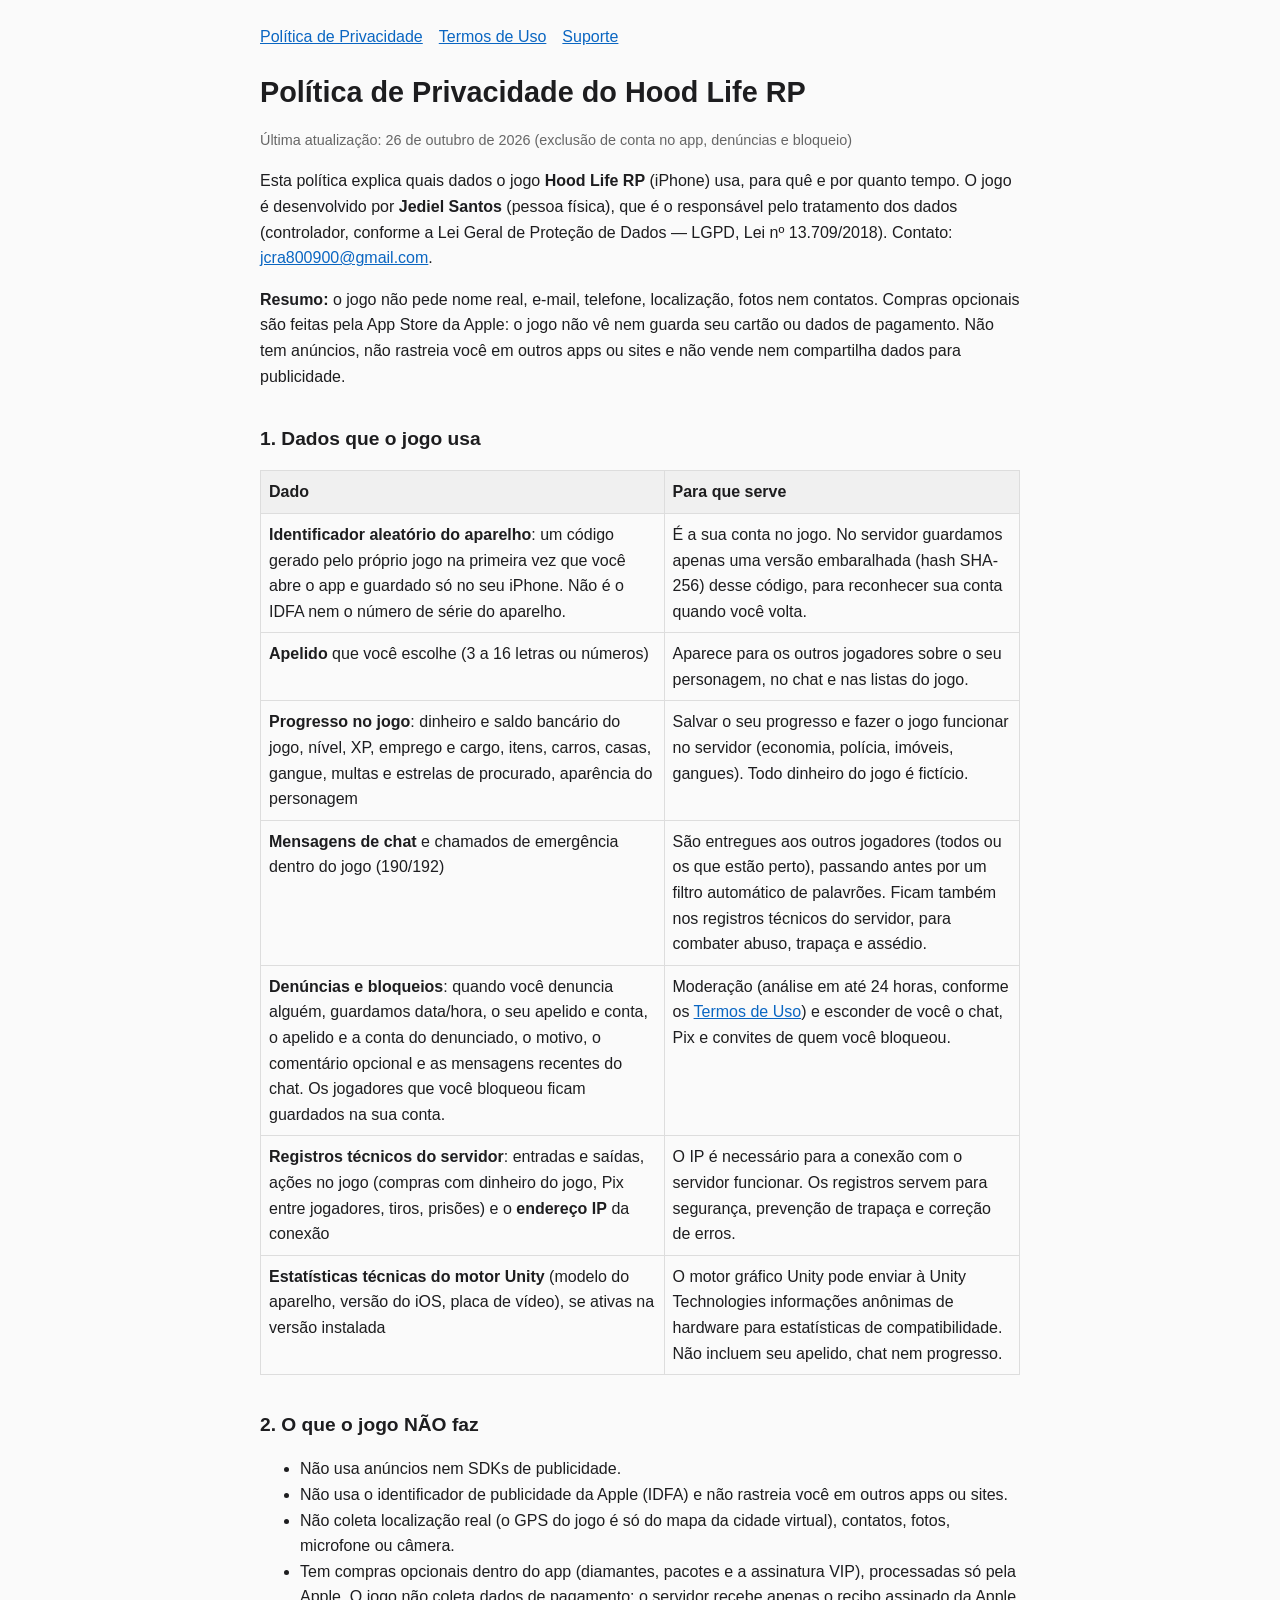
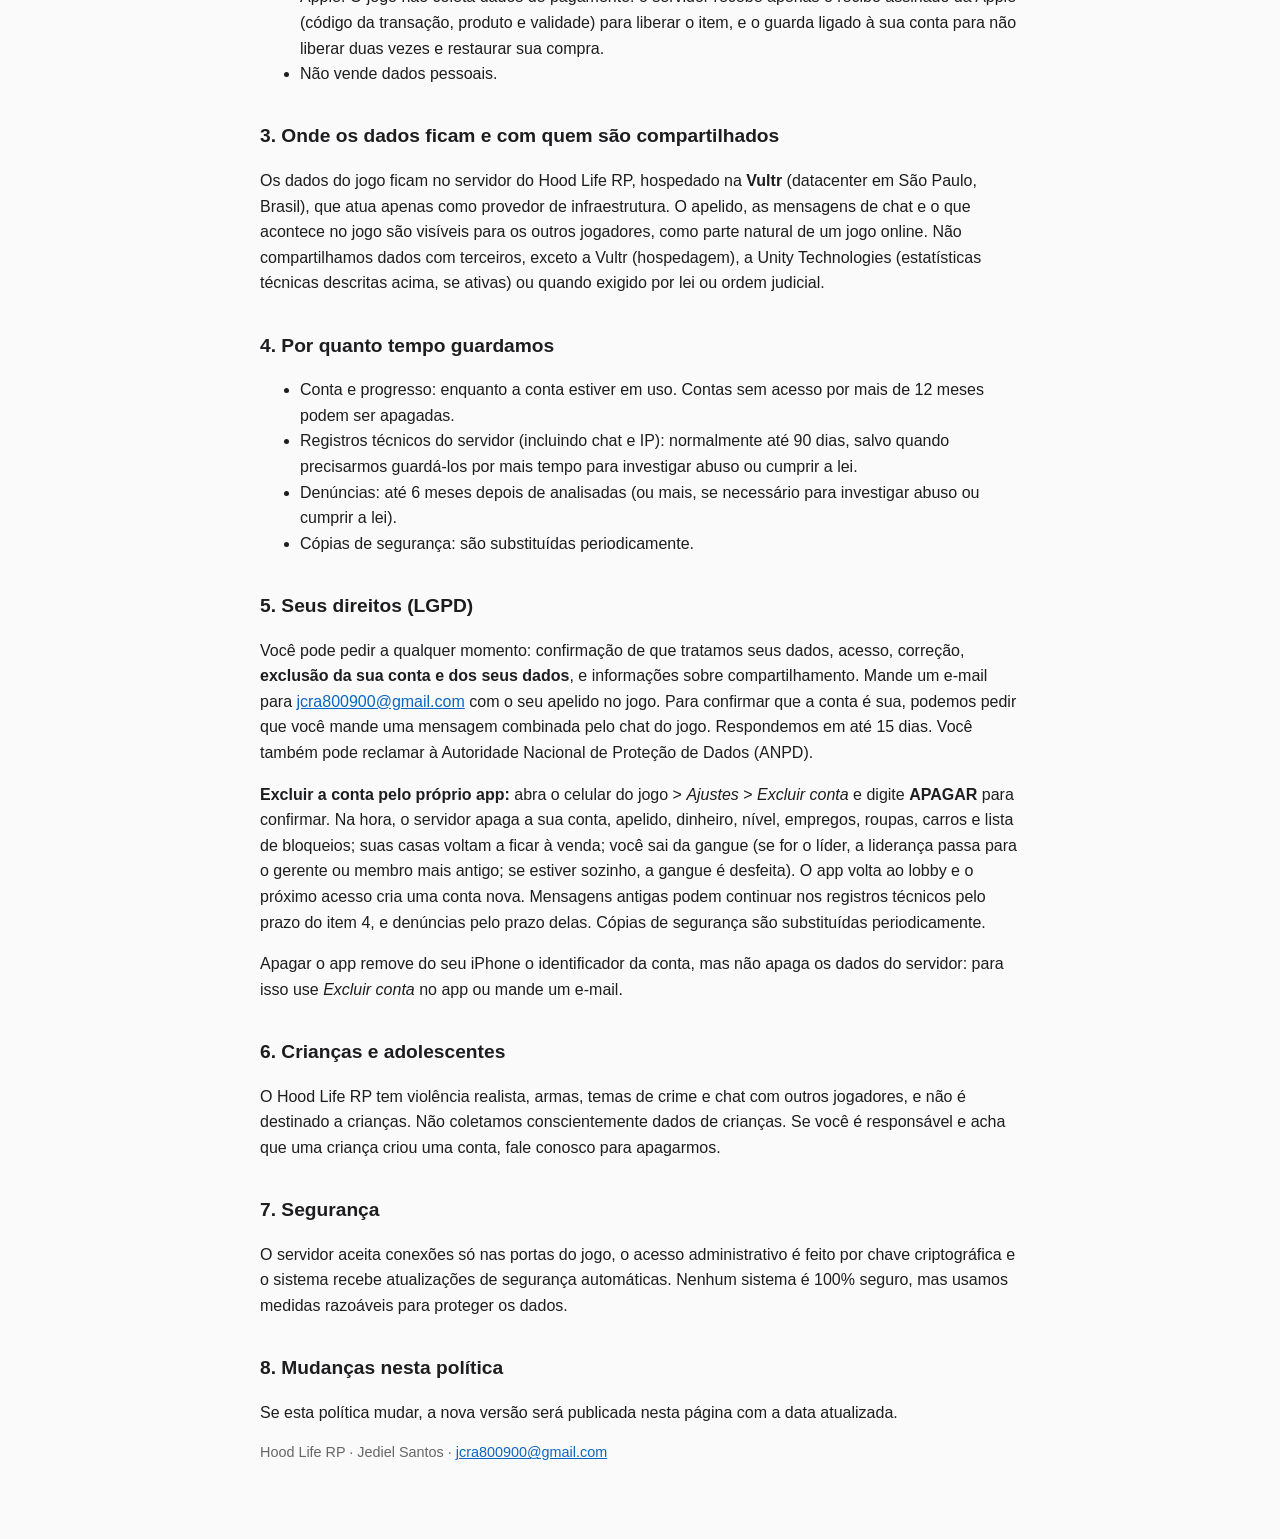
<file: index.html>
<!doctype html>
<html lang="pt-BR"><head><meta charset="utf-8"><meta name="viewport" content="width=device-width,initial-scale=1">
<title>Política de Privacidade — Hood Life RP</title><link rel="stylesheet" href="style.css"></head>
<body>
<nav><a href="./">Política de Privacidade</a><a href="termos.html">Termos de Uso</a><a href="suporte.html">Suporte</a></nav>
<h1>Política de Privacidade do Hood Life RP</h1>
<p class="muted">Última atualização: 26 de outubro de 2026 (exclusão de conta no app, denúncias e bloqueio)</p>

<p>Esta política explica quais dados o jogo <strong>Hood Life RP</strong> (iPhone) usa, para quê e por quanto tempo.
O jogo é desenvolvido por <strong>Jediel Santos</strong> (pessoa física), que é o responsável pelo tratamento dos dados
(controlador, conforme a Lei Geral de Proteção de Dados — LGPD, Lei nº 13.709/2018).
Contato: <a href="mailto:jcra800900@gmail.com">jcra800900@gmail.com</a>.</p>

<p><strong>Resumo:</strong> o jogo não pede nome real, e-mail, telefone, localização, fotos nem contatos. Compras opcionais são feitas pela App Store da Apple: o jogo não vê nem guarda seu cartão ou dados de pagamento.
Não tem anúncios, não rastreia você em outros apps ou sites e não vende nem compartilha dados para publicidade.</p>

<h2>1. Dados que o jogo usa</h2>
<table>
<tr><th>Dado</th><th>Para que serve</th></tr>
<tr><td><strong>Identificador aleatório do aparelho</strong>: um código gerado pelo próprio jogo na primeira vez que você abre o app e guardado só no seu iPhone. Não é o IDFA nem o número de série do aparelho.</td>
<td>É a sua conta no jogo. No servidor guardamos apenas uma versão embaralhada (hash SHA-256) desse código, para reconhecer sua conta quando você volta.</td></tr>
<tr><td><strong>Apelido</strong> que você escolhe (3 a 16 letras ou números)</td><td>Aparece para os outros jogadores sobre o seu personagem, no chat e nas listas do jogo.</td></tr>
<tr><td><strong>Progresso no jogo</strong>: dinheiro e saldo bancário do jogo, nível, XP, emprego e cargo, itens, carros, casas, gangue, multas e estrelas de procurado, aparência do personagem</td>
<td>Salvar o seu progresso e fazer o jogo funcionar no servidor (economia, polícia, imóveis, gangues). Todo dinheiro do jogo é fictício.</td></tr>
<tr><td><strong>Mensagens de chat</strong> e chamados de emergência dentro do jogo (190/192)</td>
<td>São entregues aos outros jogadores (todos ou os que estão perto), passando antes por um filtro automático de palavrões. Ficam também nos registros técnicos do servidor, para combater abuso, trapaça e assédio.</td></tr>
<tr><td><strong>Denúncias e bloqueios</strong>: quando você denuncia alguém, guardamos data/hora, o seu apelido e conta, o apelido e a conta do denunciado, o motivo, o comentário opcional e as mensagens recentes do chat. Os jogadores que você bloqueou ficam guardados na sua conta.</td>
<td>Moderação (análise em até 24 horas, conforme os <a href="termos.html">Termos de Uso</a>) e esconder de você o chat, Pix e convites de quem você bloqueou.</td></tr>
<tr><td><strong>Registros técnicos do servidor</strong>: entradas e saídas, ações no jogo (compras com dinheiro do jogo, Pix entre jogadores, tiros, prisões) e o <strong>endereço IP</strong> da conexão</td>
<td>O IP é necessário para a conexão com o servidor funcionar. Os registros servem para segurança, prevenção de trapaça e correção de erros.</td></tr>
<tr><td><strong>Estatísticas técnicas do motor Unity</strong> (modelo do aparelho, versão do iOS, placa de vídeo), se ativas na versão instalada</td>
<td>O motor gráfico Unity pode enviar à Unity Technologies informações anônimas de hardware para estatísticas de compatibilidade. Não incluem seu apelido, chat nem progresso.</td></tr>
</table>

<h2>2. O que o jogo NÃO faz</h2>
<ul>
<li>Não usa anúncios nem SDKs de publicidade.</li>
<li>Não usa o identificador de publicidade da Apple (IDFA) e não rastreia você em outros apps ou sites.</li>
<li>Não coleta localização real (o GPS do jogo é só do mapa da cidade virtual), contatos, fotos, microfone ou câmera.</li>
<li>Tem compras opcionais dentro do app (diamantes, pacotes e a assinatura VIP), processadas só pela Apple. O jogo não coleta dados de pagamento: o servidor recebe apenas o recibo assinado da Apple (código da transação, produto e validade) para liberar o item, e o guarda ligado à sua conta para não liberar duas vezes e restaurar sua compra.</li>
<li>Não vende dados pessoais.</li>
</ul>

<h2>3. Onde os dados ficam e com quem são compartilhados</h2>
<p>Os dados do jogo ficam no servidor do Hood Life RP, hospedado na <strong>Vultr</strong> (datacenter em São Paulo, Brasil), que atua apenas como provedor de infraestrutura.
O apelido, as mensagens de chat e o que acontece no jogo são visíveis para os outros jogadores, como parte natural de um jogo online.
Não compartilhamos dados com terceiros, exceto a Vultr (hospedagem), a Unity Technologies (estatísticas técnicas descritas acima, se ativas) ou quando exigido por lei ou ordem judicial.</p>

<h2>4. Por quanto tempo guardamos</h2>
<ul>
<li>Conta e progresso: enquanto a conta estiver em uso. Contas sem acesso por mais de 12 meses podem ser apagadas.</li>
<li>Registros técnicos do servidor (incluindo chat e IP): normalmente até 90 dias, salvo quando precisarmos guardá-los por mais tempo para investigar abuso ou cumprir a lei.</li>
<li>Denúncias: até 6 meses depois de analisadas (ou mais, se necessário para investigar abuso ou cumprir a lei).</li>
<li>Cópias de segurança: são substituídas periodicamente.</li>
</ul>

<h2>5. Seus direitos (LGPD)</h2>
<p>Você pode pedir a qualquer momento: confirmação de que tratamos seus dados, acesso, correção, <strong>exclusão da sua conta e dos seus dados</strong>, e informações sobre compartilhamento.
Mande um e-mail para <a href="mailto:jcra800900@gmail.com">jcra800900@gmail.com</a> com o seu apelido no jogo. Para confirmar que a conta é sua, podemos pedir que você mande uma mensagem combinada pelo chat do jogo.
Respondemos em até 15 dias. Você também pode reclamar à Autoridade Nacional de Proteção de Dados (ANPD).</p>
<p><strong>Excluir a conta pelo próprio app:</strong> abra o celular do jogo &gt; <em>Ajustes</em> &gt; <em>Excluir conta</em> e digite <strong>APAGAR</strong> para confirmar.
Na hora, o servidor apaga a sua conta, apelido, dinheiro, nível, empregos, roupas, carros e lista de bloqueios; suas casas voltam a ficar à venda;
você sai da gangue (se for o líder, a liderança passa para o gerente ou membro mais antigo; se estiver sozinho, a gangue é desfeita).
O app volta ao lobby e o próximo acesso cria uma conta nova. Mensagens antigas podem continuar nos registros técnicos pelo prazo do item 4, e denúncias pelo prazo delas.
Cópias de segurança são substituídas periodicamente.</p>
<p>Apagar o app remove do seu iPhone o identificador da conta, mas não apaga os dados do servidor: para isso use <em>Excluir conta</em> no app ou mande um e-mail.</p>

<h2>6. Crianças e adolescentes</h2>
<p>O Hood Life RP tem violência realista, armas, temas de crime e chat com outros jogadores, e não é destinado a crianças.
Não coletamos conscientemente dados de crianças. Se você é responsável e acha que uma criança criou uma conta, fale conosco para apagarmos.</p>

<h2>7. Segurança</h2>
<p>O servidor aceita conexões só nas portas do jogo, o acesso administrativo é feito por chave criptográfica e o sistema recebe atualizações de segurança automáticas.
Nenhum sistema é 100% seguro, mas usamos medidas razoáveis para proteger os dados.</p>

<h2>8. Mudanças nesta política</h2>
<p>Se esta política mudar, a nova versão será publicada nesta página com a data atualizada.</p>

<p class="muted">Hood Life RP · Jediel Santos · <a href="mailto:jcra800900@gmail.com">jcra800900@gmail.com</a></p>
</body></html>
</file>
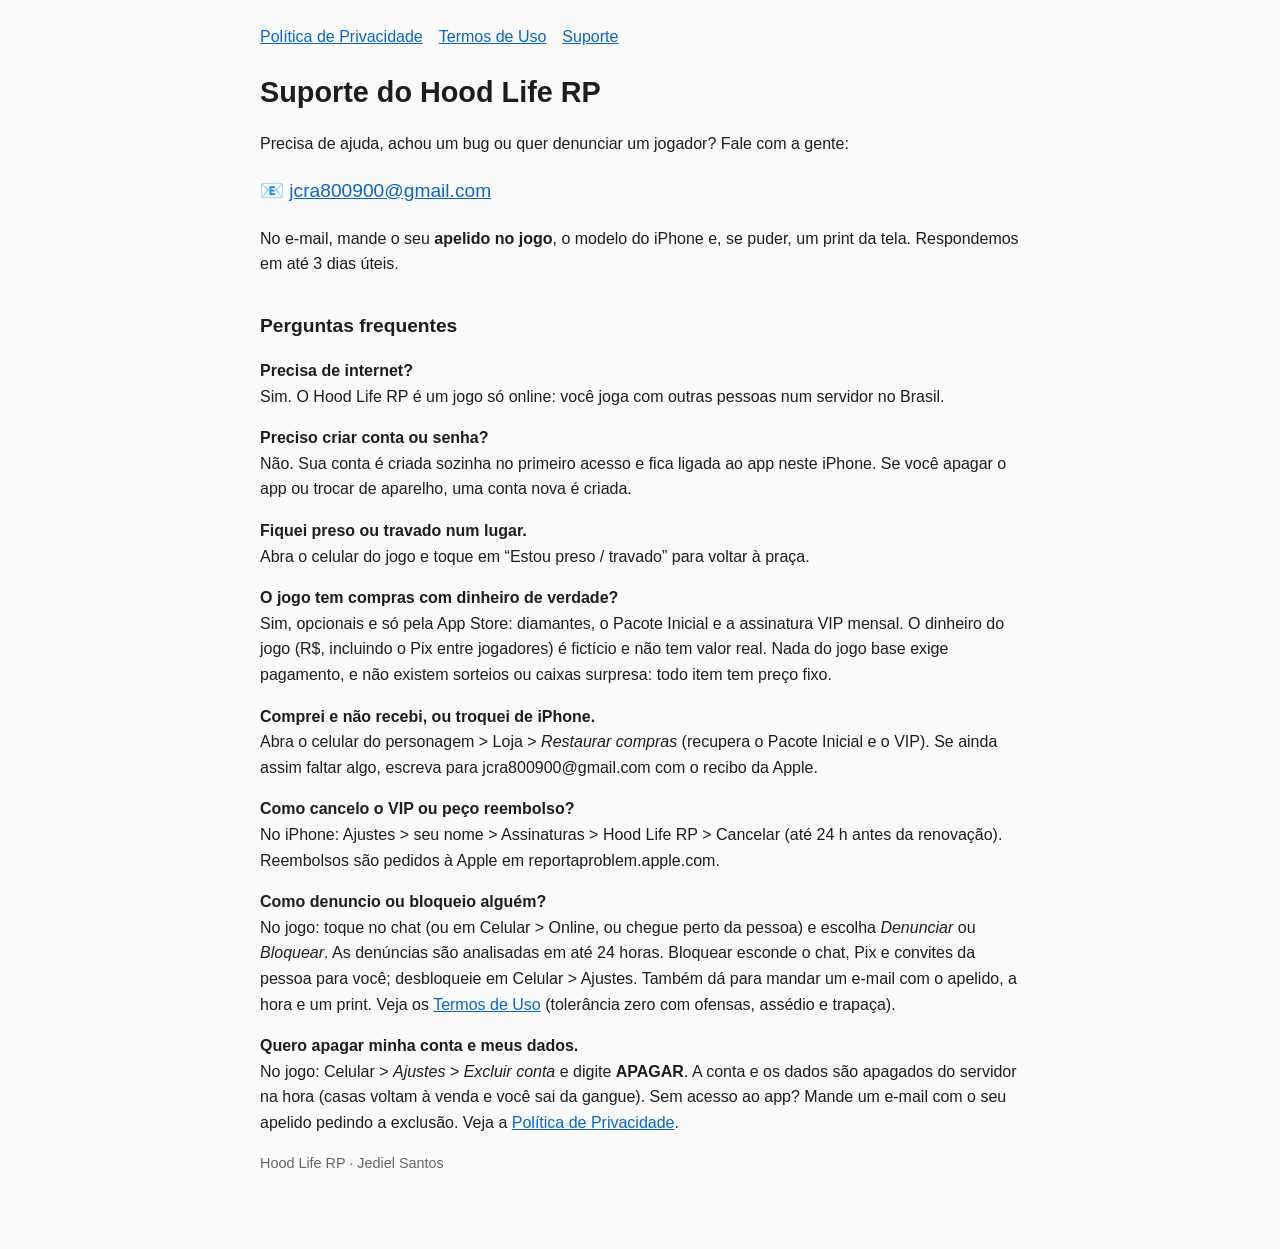
<file: suporte.html>
<!doctype html>
<html lang="pt-BR"><head><meta charset="utf-8"><meta name="viewport" content="width=device-width,initial-scale=1">
<title>Suporte — Hood Life RP</title><link rel="stylesheet" href="style.css"></head>
<body>
<nav><a href="./">Política de Privacidade</a><a href="termos.html">Termos de Uso</a><a href="suporte.html">Suporte</a></nav>
<h1>Suporte do Hood Life RP</h1>
<p>Precisa de ajuda, achou um bug ou quer denunciar um jogador? Fale com a gente:</p>
<p style="font-size:1.2em">📧 <a href="mailto:jcra800900@gmail.com?subject=Suporte%20Hood%20Life%20RP">jcra800900@gmail.com</a></p>
<p>No e-mail, mande o seu <strong>apelido no jogo</strong>, o modelo do iPhone e, se puder, um print da tela. Respondemos em até 3 dias úteis.</p>

<h2>Perguntas frequentes</h2>
<p><strong>Precisa de internet?</strong><br>Sim. O Hood Life RP é um jogo só online: você joga com outras pessoas num servidor no Brasil.</p>
<p><strong>Preciso criar conta ou senha?</strong><br>Não. Sua conta é criada sozinha no primeiro acesso e fica ligada ao app neste iPhone. Se você apagar o app ou trocar de aparelho, uma conta nova é criada.</p>
<p><strong>Fiquei preso ou travado num lugar.</strong><br>Abra o celular do jogo e toque em “Estou preso / travado” para voltar à praça.</p>
<p><strong>O jogo tem compras com dinheiro de verdade?</strong><br>Sim, opcionais e só pela App Store: diamantes, o Pacote Inicial e a assinatura VIP mensal. O dinheiro do jogo (R$, incluindo o Pix entre jogadores) é fictício e não tem valor real. Nada do jogo base exige pagamento, e não existem sorteios ou caixas surpresa: todo item tem preço fixo.</p>
<p><strong>Comprei e não recebi, ou troquei de iPhone.</strong><br>Abra o celular do personagem &gt; Loja &gt; <em>Restaurar compras</em> (recupera o Pacote Inicial e o VIP). Se ainda assim faltar algo, escreva para jcra800900@gmail.com com o recibo da Apple.</p>
<p><strong>Como cancelo o VIP ou peço reembolso?</strong><br>No iPhone: Ajustes &gt; seu nome &gt; Assinaturas &gt; Hood Life RP &gt; Cancelar (até 24 h antes da renovação). Reembolsos são pedidos à Apple em reportaproblem.apple.com.</p>
<p><strong>Como denuncio ou bloqueio alguém?</strong><br>No jogo: toque no chat (ou em Celular &gt; Online, ou chegue perto da pessoa) e escolha <em>Denunciar</em> ou <em>Bloquear</em>. As denúncias são analisadas em até 24 horas. Bloquear esconde o chat, Pix e convites da pessoa para você; desbloqueie em Celular &gt; Ajustes. Também dá para mandar um e-mail com o apelido, a hora e um print. Veja os <a href="termos.html">Termos de Uso</a> (tolerância zero com ofensas, assédio e trapaça).</p>
<p><strong>Quero apagar minha conta e meus dados.</strong><br>No jogo: Celular &gt; <em>Ajustes</em> &gt; <em>Excluir conta</em> e digite <strong>APAGAR</strong>. A conta e os dados são apagados do servidor na hora (casas voltam à venda e você sai da gangue). Sem acesso ao app? Mande um e-mail com o seu apelido pedindo a exclusão. Veja a <a href="./">Política de Privacidade</a>.</p>

<p class="muted">Hood Life RP · Jediel Santos</p>
</body></html>
</file>
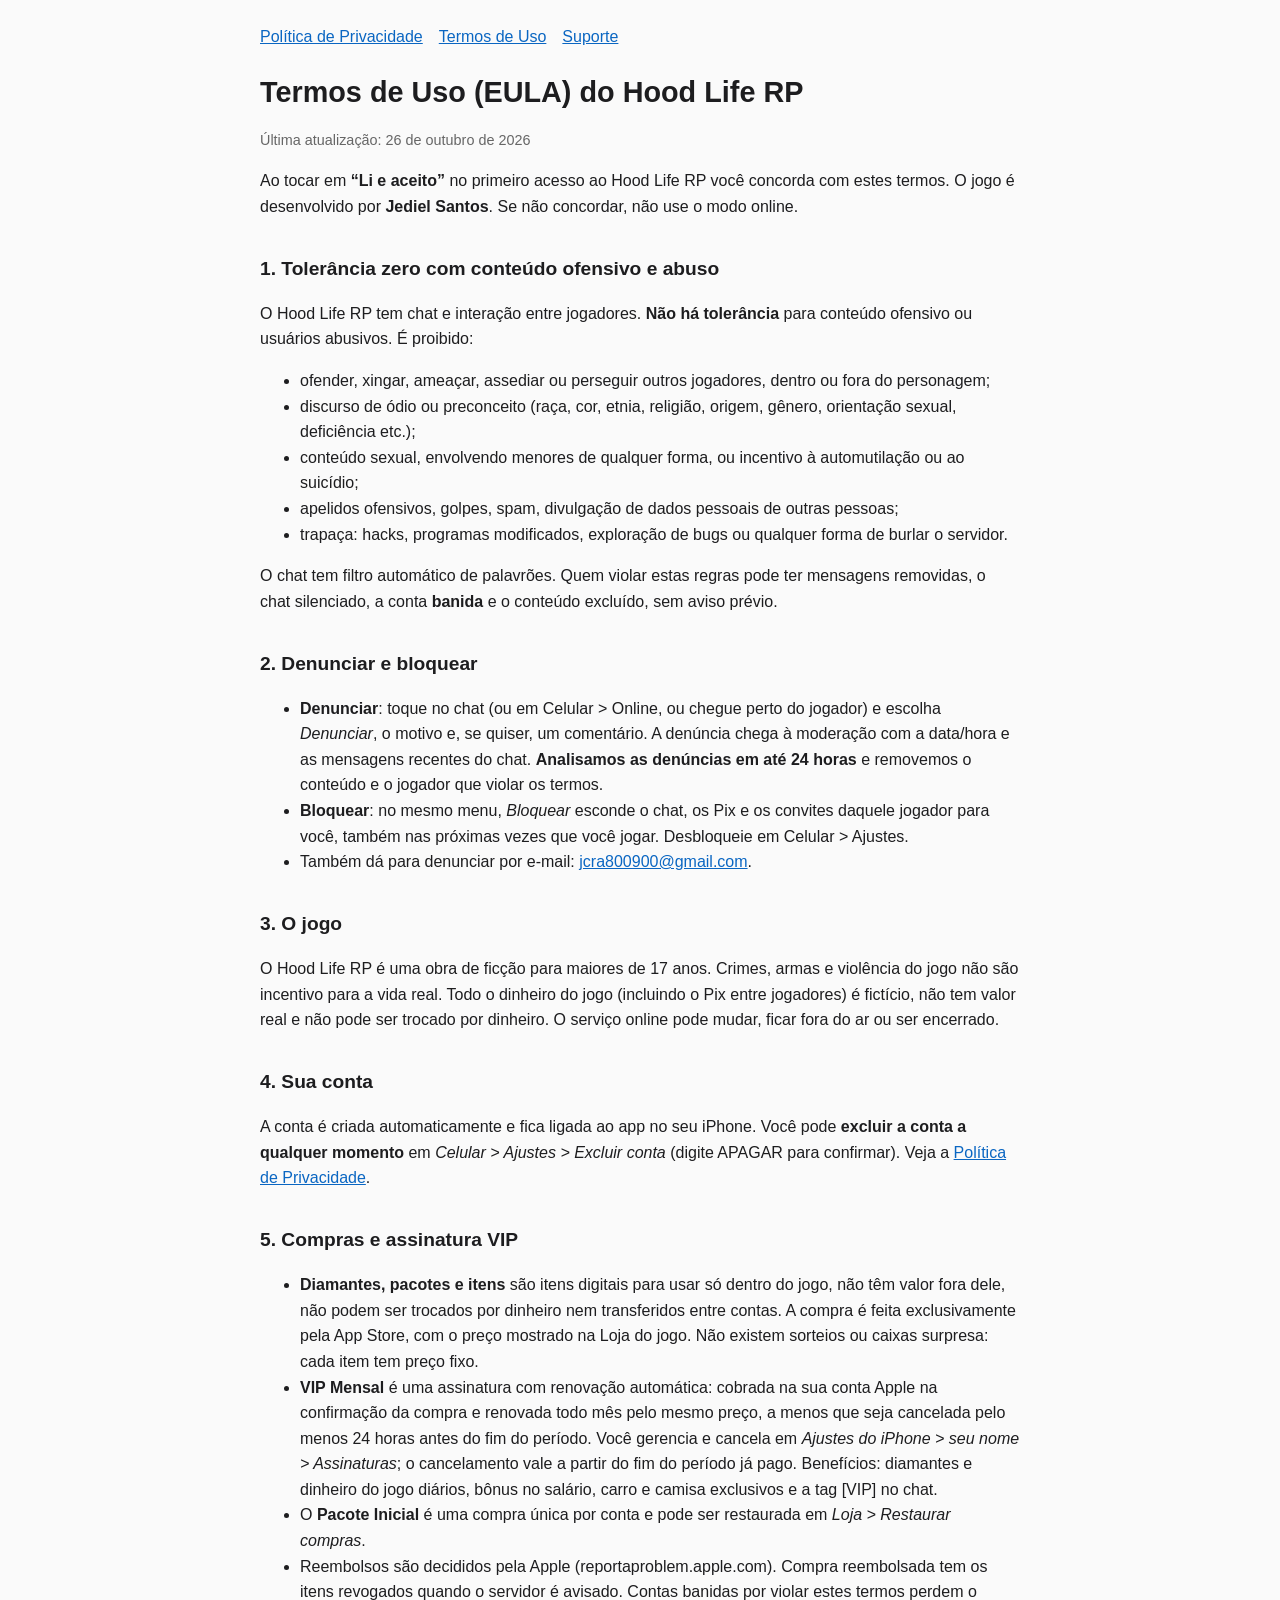
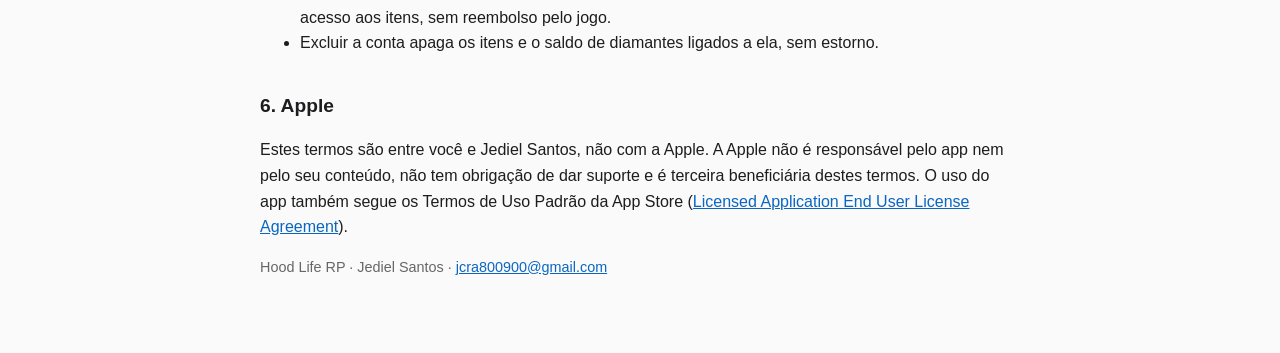
<file: termos.html>
<!doctype html>
<html lang="pt-BR"><head><meta charset="utf-8"><meta name="viewport" content="width=device-width,initial-scale=1">
<title>Termos de Uso — Hood Life RP</title><link rel="stylesheet" href="style.css"></head>
<body>
<nav><a href="./">Política de Privacidade</a><a href="termos.html">Termos de Uso</a><a href="suporte.html">Suporte</a></nav>
<h1>Termos de Uso (EULA) do Hood Life RP</h1>
<p class="muted">Última atualização: 26 de outubro de 2026</p>

<p>Ao tocar em <strong>“Li e aceito”</strong> no primeiro acesso ao Hood Life RP você concorda com estes termos.
O jogo é desenvolvido por <strong>Jediel Santos</strong>. Se não concordar, não use o modo online.</p>

<h2>1. Tolerância zero com conteúdo ofensivo e abuso</h2>
<p>O Hood Life RP tem chat e interação entre jogadores. <strong>Não há tolerância</strong> para conteúdo ofensivo ou usuários abusivos. É proibido:</p>
<ul>
<li>ofender, xingar, ameaçar, assediar ou perseguir outros jogadores, dentro ou fora do personagem;</li>
<li>discurso de ódio ou preconceito (raça, cor, etnia, religião, origem, gênero, orientação sexual, deficiência etc.);</li>
<li>conteúdo sexual, envolvendo menores de qualquer forma, ou incentivo à automutilação ou ao suicídio;</li>
<li>apelidos ofensivos, golpes, spam, divulgação de dados pessoais de outras pessoas;</li>
<li>trapaça: hacks, programas modificados, exploração de bugs ou qualquer forma de burlar o servidor.</li>
</ul>
<p>O chat tem filtro automático de palavrões. Quem violar estas regras pode ter mensagens removidas, o chat silenciado,
a conta <strong>banida</strong> e o conteúdo excluído, sem aviso prévio.</p>

<h2>2. Denunciar e bloquear</h2>
<ul>
<li><strong>Denunciar</strong>: toque no chat (ou em Celular &gt; Online, ou chegue perto do jogador) e escolha <em>Denunciar</em>, o motivo e, se quiser, um comentário.
A denúncia chega à moderação com a data/hora e as mensagens recentes do chat. <strong>Analisamos as denúncias em até 24 horas</strong> e removemos o conteúdo e o jogador que violar os termos.</li>
<li><strong>Bloquear</strong>: no mesmo menu, <em>Bloquear</em> esconde o chat, os Pix e os convites daquele jogador para você, também nas próximas vezes que você jogar. Desbloqueie em Celular &gt; Ajustes.</li>
<li>Também dá para denunciar por e-mail: <a href="mailto:jcra800900@gmail.com?subject=Den%C3%BAncia%20Hood%20Life%20RP">jcra800900@gmail.com</a>.</li>
</ul>

<h2>3. O jogo</h2>
<p>O Hood Life RP é uma obra de ficção para maiores de 17 anos. Crimes, armas e violência do jogo não são incentivo para a vida real.
Todo o dinheiro do jogo (incluindo o Pix entre jogadores) é fictício, não tem valor real e não pode ser trocado por dinheiro.
O serviço online pode mudar, ficar fora do ar ou ser encerrado.</p>

<h2>4. Sua conta</h2>
<p>A conta é criada automaticamente e fica ligada ao app no seu iPhone. Você pode <strong>excluir a conta a qualquer momento</strong> em
<em>Celular &gt; Ajustes &gt; Excluir conta</em> (digite APAGAR para confirmar). Veja a <a href="./">Política de Privacidade</a>.</p>

<h2>5. Compras e assinatura VIP</h2>
<ul>
<li><strong>Diamantes, pacotes e itens</strong> são itens digitais para usar só dentro do jogo, não têm valor fora dele, não podem ser trocados por dinheiro nem transferidos entre contas. A compra é feita exclusivamente pela App Store, com o preço mostrado na Loja do jogo. Não existem sorteios ou caixas surpresa: cada item tem preço fixo.</li>
<li><strong>VIP Mensal</strong> é uma assinatura com renovação automática: cobrada na sua conta Apple na confirmação da compra e renovada todo mês pelo mesmo preço, a menos que seja cancelada pelo menos 24 horas antes do fim do período. Você gerencia e cancela em <em>Ajustes do iPhone &gt; seu nome &gt; Assinaturas</em>; o cancelamento vale a partir do fim do período já pago. Benefícios: diamantes e dinheiro do jogo diários, bônus no salário, carro e camisa exclusivos e a tag [VIP] no chat.</li>
<li>O <strong>Pacote Inicial</strong> é uma compra única por conta e pode ser restaurada em <em>Loja &gt; Restaurar compras</em>.</li>
<li>Reembolsos são decididos pela Apple (reportaproblem.apple.com). Compra reembolsada tem os itens revogados quando o servidor é avisado. Contas banidas por violar estes termos perdem o acesso aos itens, sem reembolso pelo jogo.</li>
<li>Excluir a conta apaga os itens e o saldo de diamantes ligados a ela, sem estorno.</li>
</ul>

<h2>6. Apple</h2>
<p>Estes termos são entre você e Jediel Santos, não com a Apple. A Apple não é responsável pelo app nem pelo seu conteúdo, não tem obrigação de dar suporte
e é terceira beneficiária destes termos. O uso do app também segue os Termos de Uso Padrão da App Store
(<a href="https://www.apple.com/legal/internet-services/itunes/dev/stdeula/">Licensed Application End User License Agreement</a>).</p>

<p class="muted">Hood Life RP · Jediel Santos · <a href="mailto:jcra800900@gmail.com">jcra800900@gmail.com</a></p>
</body></html>
</file>
<file: style.css>
body{font-family:-apple-system,BlinkMacSystemFont,"Segoe UI",Roboto,sans-serif;max-width:760px;margin:0 auto;padding:24px 18px 60px;line-height:1.6;color:#1d1d1f;background:#fafafa}
h1{font-size:1.8em;margin-bottom:.2em}h2{font-size:1.2em;margin-top:1.8em}
nav a{margin-right:16px}a{color:#0a66c2}.muted{color:#666;font-size:.9em}
table{border-collapse:collapse;width:100%}td,th{border:1px solid #ddd;padding:8px;vertical-align:top;text-align:left}th{background:#f0f0f0}
</file>
